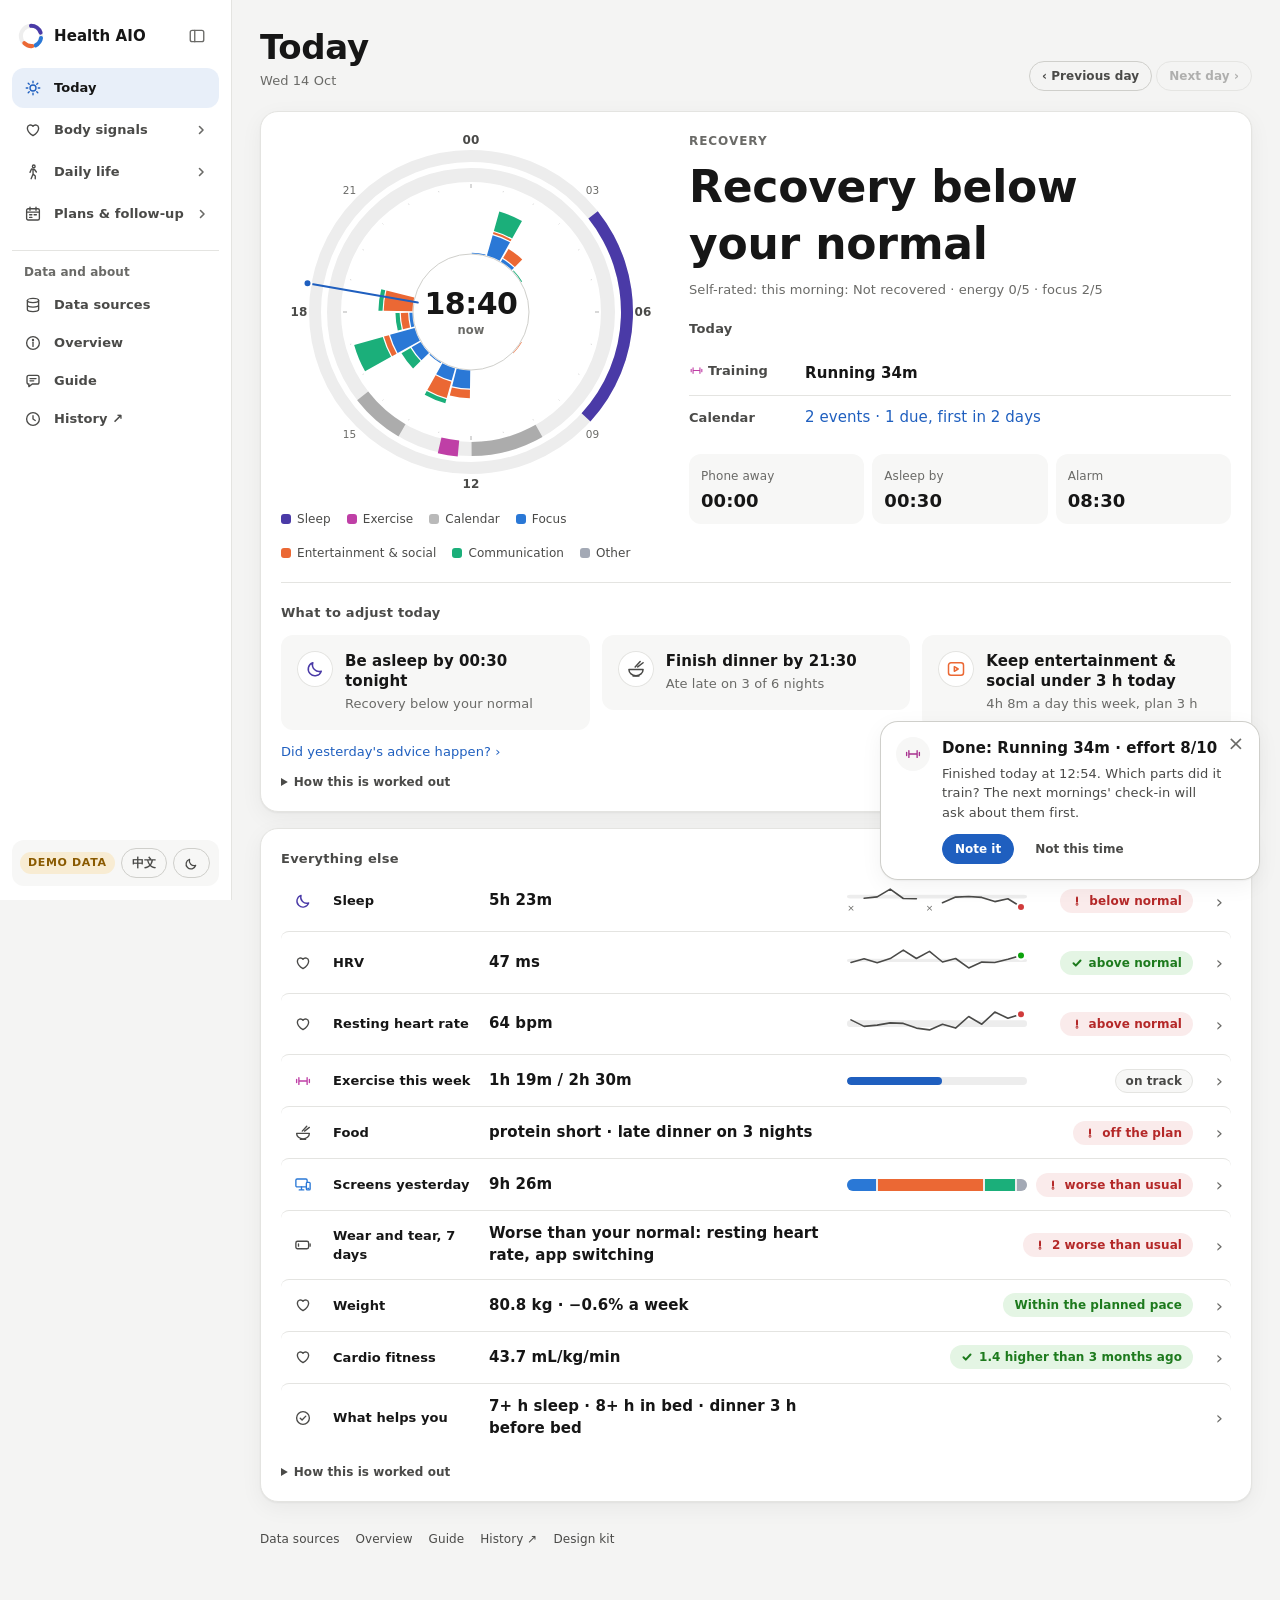
<file: index.html>
<!doctype html>
<html lang="en" data-static="true" data-build="2a288595f6">
<head>
  <meta charset="utf-8">
  <meta name="viewport" content="width=device-width, initial-scale=1, viewport-fit=cover">
  <meta name="color-scheme" content="light dark">
  <title>Health AIO</title>
  <link rel="icon" href="icon.svg" type="image/svg+xml">
  <!-- the design kit (tokens, components), then Health AIO's own page rules -->
  <link rel="stylesheet" href="css/tokens.css?v=2a288595f6">
  <link rel="stylesheet" href="css/kit.css?v=2a288595f6">
  <link rel="stylesheet" href="css/app.css?v=2a288595f6">
  <script>
    // apply a saved light/dark choice and a folded sidebar before first paint so the page does not flash
    try {
      var m = new URLSearchParams(location.search).get("mode") || localStorage.getItem("healthaio.mode");
      if (m === "light" || m === "dark") document.documentElement.dataset.mode = m;
      if (localStorage.getItem("healthaio.side") === "folded") document.documentElement.classList.add("side-folded");
    } catch (e) {}
  </script>
  <script>
    // if a script of the app could not be loaded (a dropped connection), say so instead of "Loading…" forever
    function healthaioFailed() {
      if (window.healthaioStarted || !document.querySelector("main")) return;
      var zh = false;
      try { zh = (new URLSearchParams(location.search).get("lang") || localStorage.getItem("healthaio.lang") || navigator.language || "").slice(0, 2) === "zh"; } catch (e) {}
      document.querySelector("main").innerHTML = '<div class="card"><p class="lede">' + (zh ? "这一页没加载完" : "The page did not finish loading") +
        '</p><p><button class="tool" type="button" onclick="location.reload()">' + (zh ? "重新加载" : "Reload") + "</button></p></div>";
    }
    setTimeout(healthaioFailed, 10000);
  </script>
  <script type="module" src="js/app.js?v=2a288595f6" onerror="healthaioFailed()"></script>
</head>
<body>
  <header class="side"></header>
  <main aria-live="polite"><p class="muted">Loading…</p></main>
</body>
</html>
</file>
<file: css/tokens.css>
/* Health AIO design kit: tokens. Part of the kit (see docs/DESIGN_KIT.md); every colour in kit.css, charts.js and icons.js
   is one of these, and so is every spacing step in kit.css.
   Layout concept: a calm instrument panel — one day ring as the anchor, then rows of small,
   honest measurements, each compared with "your normal".
   Light mode uses graphite neutrals with a blue accent, dark mode dusk neutrals with a violet accent.
   Data colours follow the thing measured and keep the same hue in both modes, each mode with its own step
   (validated for colour-vision deficiency with the dataviz validator):
   focus = blue, fun = orange, communication = aqua, other = grey, sleep = violet (own ring track), exercise = magenta
   (two lighter steps of it tell kinds of training apart by lightness, never by hue).
   Status colours are reserved for good / watch / off and always come with a word or icon.
   A comment "[role]" starts each group; `healthaio kit json` reads the roles from these comments. */

:root {
  color-scheme: light;

  /* [type] font stacks and the type scale */
  --font: -apple-system, BlinkMacSystemFont, "SF Pro Text", "PingFang SC", "Hiragino Sans GB", "Noto Sans SC",
          "Microsoft YaHei", "Segoe UI", system-ui, sans-serif;
  --mono: ui-monospace, "SF Mono", "JetBrains Mono", Menlo, Consolas, monospace;
  --t-xs: 12px; --t-sm: 13px; --t-md: 15px; --t-lg: 18px; --t-xl: 24px; --t-2xl: 34px; --t-3xl: 44px;

  /* [space] spacing steps */
  --s-1: 4px; --s-2: 8px; --s-3: 12px; --s-4: 16px; --s-5: 20px; --s-6: 28px; --s-7: 40px; --s-8: 56px;

  /* [radius] corner radii */
  --r-sm: 8px; --r-md: 12px; --r-lg: 18px; --r-pill: 999px;

  /* [motion] */
  --ease: cubic-bezier(.2, .7, .2, 1);

  /* [neutral] light mode: graphite neutrals */
  --bg: #f4f4f3;
  --surface: #ffffff;
  --surface-2: #f7f7f6;
  --ink: #161616;
  --ink-2: #4a4a48;
  --ink-3: #6a6a67;
  --line: #e4e4e1;
  --line-2: #cfcfcb;
  --header: rgba(244, 244, 243, .84);             /* the see-through sticky header */
  --seg-on: #ffffff;                              /* the chosen part of a switch, raised off its track */
  --halo: var(--surface);                         /* ring drawn round a chart mark; .tile sets it to --surface-2 */

  /* [accent] blue in light mode */
  --accent: #1f5fbf;
  --accent-soft: rgba(31, 95, 191, .1);
  --on-accent: #ffffff;

  /* [effect] shadows */
  --shadow: 0 1px 2px rgba(22, 22, 22, .05), 0 6px 22px rgba(22, 22, 22, .05);
  --seg-on-edge: 0 1px 2px rgba(0, 0, 0, .12);

  /* [data] data colours (light steps): one per thing measured */
  --c-focus: #2a78d6;
  --c-fun: #eb6834;
  --c-comms: #1baf7a;
  --c-other: #a3a9b5;
  --c-sleep: #4a3aa7;
  --c-exercise: #bf3fa6;
  --c-exercise-ink: #a8318f;  /* exercise as text: >= 5.5:1 on every light surface */
  --c-exercise-2: #da90cb;    /* lighter steps of exercise for kinds of training: cardio */
  --c-exercise-3: #e7b6dd;    /* walking */
  --c-event: #161616;
  --c-band: rgba(22, 22, 22, .075);
  --c-grid: rgba(22, 22, 22, .07);
  --c-axis: rgba(22, 22, 22, .22);
  --c-mark: #161616;
  /* soreness, 1 a little to 3 very: one hue getting stronger, the same in both modes; the body figure's plate and
     its line art follow the mode */
  --c-sore-0: #e5e5ea;        /* a region with nothing sore, on the plate */
  --c-sore-1: #f6c1cf;
  --c-sore-2: #ec6f8d;
  --c-sore-3: #c81d4b;
  --plate: #ffffff;           /* the body figure's plate */
  --plate-ink: #3a3a3c;       /* the figure's line art and labels on the plate */

  /* [status] good / watch / off: fill, text (ink) and background (soft); the fills are the same in both modes */
  --good: #0ca30c; --good-ink: #1d7a1d; --good-soft: rgba(12, 163, 12, .11);
  --watch: #fab219; --watch-ink: #8a5a00; --watch-soft: rgba(250, 178, 25, .16);
  --on-watch: #161616;        /* text written on a --watch fill */
  --off: #d03b3b; --off-ink: #b42828; --off-soft: rgba(208, 59, 59, .1);
}

/* ---- dark mode: dusk neutrals, violet accent ----
   The same block twice: once for the system setting, once for the moon button (data-mode). A test keeps them equal. */
@media (prefers-color-scheme: dark) {
  :root:not([data-mode="light"]) {
    color-scheme: dark;
    --bg: #0b0d13; --surface: #141822; --surface-2: #1a1f2b;
    --ink: #eceef5; --ink-2: #b4bbcc; --ink-3: #8c95a8;
    --line: #232937; --line-2: #313849;
    --accent: #aea2f7; --accent-soft: rgba(174, 162, 247, .14); --on-accent: #14102e;
    --shadow: 0 1px 2px rgba(0, 0, 0, .3), 0 8px 28px rgba(0, 0, 0, .25);
    --header: rgba(11, 13, 19, .8);
    --seg-on: #353d50; --seg-on-edge: 0 0 0 1px rgba(236, 238, 245, .12);
    --c-focus: #3987e5; --c-fun: #d95926; --c-comms: #199e70; --c-other: #5d6474; --c-sleep: #9085e9; --c-exercise: #cb4db2; --c-exercise-ink: #de78c8; --c-exercise-2: #86397b; --c-exercise-3: #5d2d5c;
    --c-event: #eceef5; --c-band: rgba(236, 238, 245, .085); --c-grid: rgba(236, 238, 245, .07);
    --c-axis: rgba(236, 238, 245, .22); --c-mark: #eceef5;
    --good-ink: #4cc94c; --good-soft: rgba(12, 163, 12, .18);
    --watch-ink: #f5bd4a; --watch-soft: rgba(250, 178, 25, .14); --on-watch: #0b0d13;
    --off-ink: #f27c7c; --off-soft: rgba(208, 59, 59, .2);
    --c-sore-0: #3a4152; --plate: #1c2130; --plate-ink: #c3c9d6;
  }
}
:root[data-mode="dark"] {
  color-scheme: dark;
  --bg: #0b0d13; --surface: #141822; --surface-2: #1a1f2b;
  --ink: #eceef5; --ink-2: #b4bbcc; --ink-3: #8c95a8;
  --line: #232937; --line-2: #313849;
  --accent: #aea2f7; --accent-soft: rgba(174, 162, 247, .14); --on-accent: #14102e;
  --shadow: 0 1px 2px rgba(0, 0, 0, .3), 0 8px 28px rgba(0, 0, 0, .25);
  --header: rgba(11, 13, 19, .8);
  --seg-on: #353d50; --seg-on-edge: 0 0 0 1px rgba(236, 238, 245, .12);
  --c-focus: #3987e5; --c-fun: #d95926; --c-comms: #199e70; --c-other: #5d6474; --c-sleep: #9085e9; --c-exercise: #cb4db2; --c-exercise-ink: #de78c8; --c-exercise-2: #86397b; --c-exercise-3: #5d2d5c;
  --c-event: #eceef5; --c-band: rgba(236, 238, 245, .085); --c-grid: rgba(236, 238, 245, .07);
  --c-axis: rgba(236, 238, 245, .22); --c-mark: #eceef5;
  --good-ink: #4cc94c; --good-soft: rgba(12, 163, 12, .18);
  --watch-ink: #f5bd4a; --watch-soft: rgba(250, 178, 25, .14); --on-watch: #0b0d13;
  --off-ink: #f27c7c; --off-soft: rgba(208, 59, 59, .2);
  --c-sore-0: #3a4152; --plate: #1c2130; --plate-ink: #c3c9d6;
}
</file>
<file: css/kit.css>
/* Health AIO design kit: components. Part of the kit (see docs/DESIGN_KIT.md).
   Every colour comes from tokens.css, and so does every margin, padding and gap that is a step of the space scale
   (tests/test_kit.py checks both). Other sizes are plain numbers: the fixed heights of controls (30px pills, 24px
   chips), insets off the scale (2, 3, 5, 6, 9, 10, 14px), corners of 3, 4 and 6px and the demo badge's 11px type.
   Nothing here names a Health AIO page.
   Every group starts with a comment "@component <class> <one line>"; `healthaio kit json` lists them and the
   gallery (#kit) shows each one. Page-only rules live in the app's own stylesheet (Health AIO: app.css). */

/* ---- base ---- */
* { box-sizing: border-box; }
html { -webkit-text-size-adjust: 100%; }
body {
  margin: 0; background: var(--bg); color: var(--ink);
  font: 400 var(--t-md)/1.5 var(--font); letter-spacing: .005em;
  -webkit-font-smoothing: antialiased;
}
a { color: var(--accent); text-decoration: none; }
a:hover { text-decoration: underline; text-underline-offset: 3px; }
button { font: inherit; color: inherit; }
:focus-visible { outline: 2px solid var(--accent); outline-offset: 2px; border-radius: 6px; }
@media (prefers-reduced-motion: reduce) { * { transition: none !important; animation: none !important; } }

/* @component .sr Text for screen readers only (the sentence under a chart that only has marks). */
.sr { position: absolute; width: 1px; height: 1px; overflow: hidden; clip: rect(0 0 0 0); white-space: nowrap; }

/* ---- the shell: header and page column ---- */
/* @component .top The sticky see-through header bar (.top-in holds its row: brand, menu, tools). */
.top {
  position: sticky; top: env(safe-area-inset-top, 0px); z-index: 20;
  background: var(--header); backdrop-filter: saturate(1.4) blur(18px); -webkit-backdrop-filter: saturate(1.4) blur(18px);
  border-bottom: 1px solid var(--line);
}
.top-in {
  max-width: 1320px; margin: 0 auto; padding: 10px var(--s-6);
  display: flex; align-items: center; gap: var(--s-5);
}
@media (max-width: 640px) { .top-in { padding: var(--s-2) var(--s-4); gap: 10px; flex-wrap: wrap; } }

/* @component .brand The logo and the app's name; on phones only the logo stays. */
.brand { display: flex; align-items: center; gap: 10px; color: var(--ink); font-weight: 650; font-size: var(--t-md); }
.brand:hover { text-decoration: none; }
.brand svg { width: 26px; height: 26px; flex: none; }
@media (max-width: 640px) { .brand span { display: none; } }

/* @component .nav The page menu: pills that scroll sideways; the current page (aria-current) is an inverted pill. */
.nav { display: flex; gap: 2px; flex: 1; min-width: 0; overflow-x: auto; scrollbar-width: none; }
.nav::-webkit-scrollbar { display: none; }
.nav a {
  padding: 6px var(--s-3); border-radius: var(--r-pill); color: var(--ink-2); font-size: var(--t-sm); font-weight: 550;
  white-space: nowrap;
}
.nav a:hover { background: var(--surface-2); text-decoration: none; color: var(--ink); }
.nav a[aria-current="page"] { background: var(--ink); color: var(--bg); }
@media (max-width: 640px) { .nav { order: 3; flex-basis: 100%; } }

/* @component .side The page menu beside the page: a left sidebar from 900px (232px; html.side-folded narrows it to a 64px icon rail), below that a bottom tab bar under a row with the brand and the tools. */
/* Holds .side-head (.brand and a .side-fold button), .side-nav (links with an icon and a <span> label; a .side-sub
   link is a page inside the item above it; an item with pages ends in a .side-caret and carries aria-expanded,
   and its .side-sub links are [hidden] while it is closed) and .side-tools. As a direct child of <body> it is fixed
   in place; anywhere else (the gallery) it is a plain column. */
.side { display: flex; flex-direction: column; gap: var(--s-4); min-width: 0; }
.side-head { display: flex; align-items: center; justify-content: space-between; gap: var(--s-2); padding: 0 6px; }
.side-nav { display: flex; flex-direction: column; gap: 2px; }
.side-nav a {
  display: flex; align-items: center; gap: var(--s-3); min-height: 40px; padding: 0 var(--s-3); border-radius: var(--r-md);
  color: var(--ink-2); font-size: var(--t-sm); font-weight: 550; white-space: nowrap;
}
.side-nav a svg { width: 18px; height: 18px; flex: none; }
.side-nav a:hover { background: var(--surface-2); color: var(--ink); text-decoration: none; }
.side-nav a[aria-current="page"] { background: var(--accent-soft); color: var(--ink); font-weight: 650; }
.side-nav a[aria-current="page"] svg { color: var(--accent); }
.side-nav a.side-sub { min-height: 34px; padding-left: 42px; font-weight: 550; }
.side-nav a.side-sub[hidden] { display: none; }
/* an item that opens and closes its list of pages: a caret at the end, turned down while open */
.side-nav a .side-caret, .side-nav a[aria-current="page"] .side-caret { width: 12px; height: 12px; margin-left: auto; color: var(--ink-3); transition: transform .15s var(--ease); }
.side-nav a[aria-expanded="true"] .side-caret { transform: rotate(90deg); }
/* an item whose pages are listed under it: only the current page is highlighted (closed, the item itself is) */
.side-nav a[aria-current="page"]:has(+ .side-sub:not([hidden])) { background: none; }
.side-tools { display: flex; flex-wrap: wrap; align-items: center; gap: 6px; }
.side-fold {
  width: 32px; height: 32px; padding: 0; border: 0; border-radius: 9px; background: none; color: var(--ink-3); cursor: pointer;
  display: none; place-items: center; flex: none;
}
.side-fold:hover { background: var(--surface-2); color: var(--ink); }
.side-fold svg { width: 18px; height: 18px; }
@media (min-width: 900px) {
  body:has(> .side) { padding-left: 232px; transition: padding-left .18s var(--ease); }
  body > .side {
    position: fixed; top: 0; bottom: 0; left: 0; z-index: 20; width: 232px; overflow-y: auto; overscroll-behavior: contain;
    padding: var(--s-5) var(--s-3) 14px; background: var(--surface); border-right: 1px solid var(--line); transition: width .18s var(--ease);
  }
  body > .side .side-fold { display: grid; }
  body > .side .side-tools { margin-top: auto; padding: var(--s-2); border-radius: var(--r-md); background: var(--surface-2); }
  /* the sidebar lists a menu item's pages, so the switch above the page title is not needed */
  html:not(.side-folded) body:has(> .side) .subnav { display: none; }
  /* folded: icons only; the brand's logo unfolds it (the app makes it a button), sub-pages and labels hide */
  html.side-folded body:has(> .side) { padding-left: 64px; }
  html.side-folded body > .side { width: 64px; align-items: center; padding: var(--s-5) var(--s-2) 14px; }
  html.side-folded body > .side .side-head { padding: 0; }
  html.side-folded body > .side .brand span, html.side-folded body > .side .side-nav a span,
  html.side-folded body > .side .side-sub, html.side-folded body > .side .side-fold, html.side-folded body > .side .side-caret { display: none; }
  html.side-folded body > .side .brand { padding: 3px; border-radius: var(--r-sm); cursor: pointer; }
  html.side-folded body > .side .brand:hover { background: var(--surface-2); }
  html.side-folded body > .side .side-nav a { width: 44px; min-height: 44px; justify-content: center; padding: 0; }
  html.side-folded body > .side .side-nav a[aria-current="page"]:has(+ .side-sub) { background: var(--accent-soft); }  /* its pages are hidden */
  html.side-folded body > .side .side-tools { flex-direction: column; flex-wrap: nowrap; padding: 6px 0; background: none; }
  html.side-folded body > .side .demo-badge { writing-mode: vertical-rl; padding: var(--s-2) 3px; }
}
@media (max-width: 899px) {
  body:has(> .side) { padding-bottom: calc(64px + env(safe-area-inset-bottom)); }
  body > .side {
    flex-direction: row; align-items: center; justify-content: space-between; gap: var(--s-3);
    padding: var(--s-2) var(--s-4); border-bottom: 1px solid var(--line);
  }
  body > .side .side-head { padding: 0; }
  body > .side .side-nav {
    position: fixed; left: 0; right: 0; bottom: 0; z-index: 20; display: grid; grid-auto-flow: column; grid-auto-columns: minmax(0, 1fr); gap: 0;
    padding: var(--s-1) var(--s-1) calc(var(--s-1) + env(safe-area-inset-bottom));
    background: var(--header); backdrop-filter: saturate(1.4) blur(18px); -webkit-backdrop-filter: saturate(1.4) blur(18px); border-top: 1px solid var(--line);
  }
  body > .side .side-nav a {
    flex-direction: column; justify-content: center; gap: 3px; min-height: 50px; padding: var(--s-1) 0; border-radius: 10px;
    font-size: 10.5px; font-weight: 600; min-width: 0;
  }
  body > .side .side-nav a span { max-width: 100%; overflow: hidden; text-overflow: ellipsis; }
  body > .side .side-nav a svg { width: 22px; height: 22px; }
  body > .side .side-nav a[aria-current="page"] { background: none; }
  body > .side .side-sub, body > .side .side-caret { display: none; }
}

/* @component .tool A 30px outlined pill button (language, light / dark); a row of them sits in .tools. */
.tools { display: flex; align-items: center; gap: 6px; }
.tool {
  height: 30px; min-width: 30px; padding: 0 10px; border-radius: var(--r-pill); border: 1px solid var(--line-2);
  background: transparent; color: var(--ink-2); font-size: var(--t-xs); font-weight: 600; cursor: pointer;
  display: inline-flex; align-items: center; justify-content: center; gap: 6px;
}
.tool:hover { color: var(--ink); border-color: var(--ink-3); }
.tool svg { width: 15px; height: 15px; }

/* @component .demo-badge An uppercase pill in the watch colours that says the numbers are made up. */
.demo-badge {
  font-size: 11px; font-weight: 650; letter-spacing: .06em; text-transform: uppercase;
  color: var(--watch-ink); background: var(--watch-soft); padding: 3px var(--s-2); border-radius: var(--r-pill);
}

/* the page column: 1320px wide at most, a 16px gutter on phones */
main { max-width: 1320px; margin: 0 auto; padding: var(--s-6) var(--s-6) var(--s-8); }
@media (max-width: 640px) { main { padding: var(--s-4) var(--s-4) var(--s-7); } }

/* @component .head The page title row: h1, a .sub line under it, a stepper on the right. */
.head { display: flex; align-items: flex-end; justify-content: space-between; gap: var(--s-4); flex-wrap: wrap; margin-bottom: var(--s-5); }
.head h1 { margin: 0; font-size: var(--t-2xl); line-height: 1.15; font-weight: 700; letter-spacing: -.01em; text-wrap: balance; }
.head .sub { color: var(--ink-3); font-size: var(--t-sm); margin-top: var(--s-1); }
@media (max-width: 640px) { .head h1 { font-size: var(--t-xl); } }

/* @component .stepper Earlier / later pills; a span with aria-disabled="true" is a step that is not there. */
/* a pill never breaks inside: in a narrow box the row wraps instead */
.stepper { display: inline-flex; flex-wrap: wrap; align-items: center; gap: var(--s-1); }
.stepper a, .stepper span {
  height: 30px; padding: 0 var(--s-3); display: inline-flex; align-items: center; border-radius: var(--r-pill);
  border: 1px solid var(--line-2); font-size: var(--t-xs); font-weight: 600; color: var(--ink-2); white-space: nowrap;
}
.stepper a:hover { text-decoration: none; color: var(--ink); border-color: var(--ink-3); }
.stepper span[aria-disabled="true"] { opacity: .4; }

/* @component .grid A 12-column grid with .span-12 / 8 / 7 / 6 / 5 / 4; at 1080px and narrower every span is full width. */
.grid { display: grid; gap: var(--s-4); grid-template-columns: repeat(12, minmax(0, 1fr)); }
.span-12 { grid-column: span 12; } .span-8 { grid-column: span 8; } .span-7 { grid-column: span 7; }
.span-6 { grid-column: span 6; } .span-5 { grid-column: span 5; } .span-4 { grid-column: span 4; }
@media (max-width: 1080px) { .span-8, .span-7, .span-6, .span-5, .span-4 { grid-column: span 12; } }

/* @component .col Stacks cards inside one grid column, so no card stretches over empty space. */
.col { display: flex; flex-direction: column; gap: var(--s-4); min-width: 0; }

/* @component .card The surface for one topic; its h2 (or a .section-title) is a small label row with an .aside on the right. */
.card {
  background: var(--surface); border: 1px solid var(--line); border-radius: var(--r-lg);
  padding: var(--s-5); box-shadow: var(--shadow); min-width: 0;
}
.card > h2, .section-title {
  margin: 0 0 var(--s-3); flex-wrap: wrap; row-gap: var(--s-2); font-size: var(--t-sm); font-weight: 650; color: var(--ink-2);
  letter-spacing: .02em; display: flex; align-items: center; gap: var(--s-2); justify-content: space-between;
}
.card > h2 .aside, .section-title .aside { font-weight: 500; color: var(--ink-3); font-size: var(--t-xs); letter-spacing: 0; }
@media (max-width: 640px) { .card { padding: var(--s-4); } }

/* @component .lede Text: .lede is the verdict sentence; .muted, .small, .xs and .num (tabular figures) go anywhere. */
.lede { font-size: var(--t-xl); font-weight: 650; line-height: 1.3; margin: 0 0 6px; text-wrap: balance; letter-spacing: -.005em; }
.muted { color: var(--ink-3); }
.small { font-size: var(--t-sm); }
.xs { font-size: var(--t-xs); }
.num { font-variant-numeric: tabular-nums; }

/* @component .stack Layout helpers: .stack is a column, .row a wrapping row, .spacer pushes what follows to the end. */
.stack { display: flex; flex-direction: column; gap: var(--s-3); }
.row { display: flex; align-items: center; gap: var(--s-3); flex-wrap: wrap; }
.spacer { flex: 1; }

/* @component .eyebrow A small uppercase label above a verdict. */
.eyebrow { font-size: var(--t-xs); font-weight: 650; color: var(--ink-3); letter-spacing: .08em; text-transform: uppercase; }

/* @component .hero-num The one big number on a card. */
.hero-num { font-size: var(--t-3xl); font-weight: 700; letter-spacing: -.02em; line-height: 1.05; margin: var(--s-1) 0 6px; }

/* @component .chip A 24px state pill: plain = neutral, .good / .bad / .watch for a state (always with its word), .accent to point out. */
.chip {
  display: inline-flex; align-items: center; gap: 6px; height: 24px; padding: 0 10px; border-radius: var(--r-pill);
  font-size: var(--t-xs); font-weight: 600; background: var(--surface-2); color: var(--ink-2); border: 1px solid var(--line);
  white-space: nowrap;
}
.chip svg { width: 12px; height: 12px; flex: none; display: inline; }
.chip.good { background: var(--good-soft); color: var(--good-ink); border-color: transparent; }
.chip.bad { background: var(--off-soft); color: var(--off-ink); border-color: transparent; }
.chip.watch { background: var(--watch-soft); color: var(--watch-ink); border-color: transparent; }
.chip.accent { background: var(--accent-soft); color: var(--accent); border-color: transparent; }

/* @component .dot An 8px round colour swatch, coloured inline. */
.dot { width: 8px; height: 8px; border-radius: 50%; display: inline-block; flex: none; }

/* @component .legend A wrapping row of .key items; .key i is a 10px swatch coloured inline, .key i.hatch the stripes of a lanes() hatch part in its color (ink unless set) (legendKey() draws mark-shaped keys). */
.key { display: inline-flex; align-items: center; gap: 6px; font-size: var(--t-xs); color: var(--ink-2); }
.key i { width: 10px; height: 10px; border-radius: 3px; display: inline-block; }
.key i.hatch { color: var(--ink); background: repeating-linear-gradient(-45deg, currentColor 0 1.4px, transparent 1.4px 3.6px); box-shadow: inset 0 0 0 .8px currentColor; }
.legend { display: flex; gap: var(--s-4); flex-wrap: wrap; }

/* @component .ring The box for dayRing(): square, 360px at most, centred over its legend in a .ring-wrap. */
.ring-wrap { display: flex; flex-direction: column; align-items: center; gap: var(--s-3); }
.ring { width: 100%; max-width: 360px; aspect-ratio: 1; }
.ring text { font-family: var(--font); }

/* @component .agenda A list with a time column: li holds .when, .what (b + a .muted line) and an optional chip. */
.agenda { list-style: none; margin: 0; padding: 0; display: flex; flex-direction: column; }
.agenda li { display: grid; grid-template-columns: 104px minmax(0, 1fr) auto; gap: var(--s-3); padding: 10px 0; border-top: 1px solid var(--line); align-items: baseline; }
.agenda li:first-child { border-top: 0; }
.agenda .when { font-variant-numeric: tabular-nums; color: var(--ink-2); font-size: var(--t-sm); font-weight: 600; }
.agenda .what { min-width: 0; }
.agenda .what b { font-weight: 600; }
.agenda .what .muted { display: block; font-size: var(--t-xs); }
@media (max-width: 640px) {
  .agenda li { grid-template-columns: 86px minmax(0, 1fr); }
  .agenda li .chip { grid-column: 2; justify-self: start; }
}

/* @component .tonight A row of three small stats: each div holds a span label over a big b value. */
.tonight { display: grid; grid-template-columns: repeat(3, minmax(0, 1fr)); gap: var(--s-2); margin-top: var(--s-4); }
.tonight div { background: var(--surface-2); border-radius: var(--r-md); padding: 10px var(--s-3); }
.tonight b { display: block; font-size: var(--t-lg); font-variant-numeric: tabular-nums; font-weight: 650; }
.tonight span { font-size: var(--t-xs); color: var(--ink-3); }

/* @component .tiles A grid of metric tiles; a .tile holds .label (name + chip), .value, a chart slot and .note. .tiles.two = two columns, .tiles.aligned = five shared rows. */
.tiles { display: grid; gap: var(--s-3); grid-template-columns: repeat(auto-fit, minmax(210px, 1fr)); }
.tile { --halo: var(--surface-2); background: var(--surface-2); border-radius: var(--r-md); padding: 14px 14px 10px; min-width: 0; display: flex; flex-direction: column; gap: 6px; }
/* the name wraps beside its chip down to its longest word; past that the chip goes under the name, never over it
   (basis 0 + the automatic minimum = a line holds them when the longest word and the chip fit) */
.tile .label { font-size: var(--t-xs); color: var(--ink-2); font-weight: 600; display: flex; flex-wrap: wrap; justify-content: space-between; gap: var(--s-1) var(--s-2); align-items: flex-start; }
.tile .label > span:first-child { padding-top: 3px; flex: 1 1 0; }
.tile .label > .chip { flex: none; }
.tile .value { font-size: var(--t-xl); font-weight: 680; letter-spacing: -.01em; line-height: 1.15; }
.tile .value small { font-size: var(--t-sm); font-weight: 550; color: var(--ink-3); margin-left: 3px; }
.tile .note { font-size: var(--t-xs); color: var(--ink-3); }
.tile .spk svg, .tile .bul svg, .tile .dots svg { width: 100%; display: block; overflow: visible; }
.tiles.two { grid-template-columns: repeat(2, minmax(0, 1fr)); }
/* tiles made of the same five parts share their rows, so a name that wraps (or a chip that drops under it)
   never pushes one value below its neighbour's */
.tiles.aligned > .tile { display: grid; grid-template-columns: minmax(0, 1fr); grid-row: span 5; grid-template-rows: subgrid; row-gap: 6px; align-content: start; }
@media (max-width: 360px) { .tiles.two { grid-template-columns: minmax(0, 1fr); } }
@media (max-width: 640px) { .tile .value { font-size: var(--t-lg); } .hero-num { font-size: var(--t-2xl); } }

/* @component .seg A segmented switch: buttons on a track, the chosen one (aria-pressed="true") raised. */
.seg { display: inline-flex; background: var(--surface-2); border: 1px solid var(--line); border-radius: var(--r-pill); padding: 2px; gap: 2px; }
.seg button { border: 0; background: transparent; padding: var(--s-1) var(--s-3); border-radius: var(--r-pill); font-size: var(--t-xs); font-weight: 600; color: var(--ink-2); cursor: pointer; }
.seg button[aria-pressed="true"] { background: var(--seg-on); color: var(--ink); box-shadow: var(--seg-on-edge); }

/* @component .subnav A small switch between pages that share a menu item; use it as class="subnav seg" with links. */
.subnav { display: inline-flex; margin-bottom: var(--s-4); }
.subnav a { padding: 5px 14px; border-radius: var(--r-pill); font-size: var(--t-xs); font-weight: 650; color: var(--ink-2); }
.subnav a:hover { text-decoration: none; color: var(--ink); }
.subnav a[aria-current="page"] { background: var(--seg-on); color: var(--ink); box-shadow: var(--seg-on-edge); }

/* @component .how The "How this is worked out" fold: details.how with a summary and short paragraphs. */
details.how { margin-top: var(--s-3); font-size: var(--t-xs); color: var(--ink-3); }
details.how summary { cursor: pointer; color: var(--ink-2); font-weight: 600; }
details.how p { margin: 6px 0 0; max-width: 72ch; }

/* @component .empty A dashed box that says there is nothing to show yet. */
.empty { padding: var(--s-5); border: 1px dashed var(--line-2); border-radius: var(--r-md); color: var(--ink-3); font-size: var(--t-sm); }

/* @component .foot The quiet row at the end of a page. */
.foot { margin-top: var(--s-6); color: var(--ink-3); font-size: var(--t-xs); display: flex; gap: var(--s-4); flex-wrap: wrap; }
.foot a { color: var(--ink-2); }

/* @component .tip The one tooltip of the page (installTooltip()); any element with data-tip shows it. */
.tip {
  position: fixed; z-index: 50; pointer-events: none; background: var(--ink); color: var(--bg);
  font-size: var(--t-xs); padding: 6px 9px; border-radius: var(--r-sm); max-width: 260px; line-height: 1.4;
  opacity: 0; transform: translateY(4px); transition: opacity .12s var(--ease), transform .12s var(--ease);
}
.tip.on { opacity: 1; transform: none; }

/* @component .catbar Shares of a whole as one bar: a span per part, sized with flex and coloured inline. */
.catbar { display: flex; gap: 2px; height: 12px; border-radius: 6px; overflow: hidden; background: var(--c-band); }
.catbar span { display: block; min-width: 2px; }

/* @component .hbar A thin bar for one amount: the inner span sets its width and colour inline. */
.hbar { height: 8px; border-radius: 4px; background: var(--c-band); overflow: hidden; }
.hbar span { display: block; height: 100%; border-radius: 4px; }

/* @component .progress How far along a plan is, in the accent colour: the inner span sets the width. */
.progress { height: 8px; border-radius: 4px; background: var(--c-band); margin-top: var(--s-2); overflow: hidden; }
.progress span { display: block; height: 100%; background: var(--accent); border-radius: 4px; }

/* @component .mark A round check mark: .good (✓), .bad (✗), plain for unknown (–). */
.mark { display: inline-flex; width: 24px; height: 24px; border-radius: 50%; align-items: center; justify-content: center; font-weight: 700; color: var(--ink-3); background: var(--surface-2); font-size: var(--t-xs); }
.mark.good { background: var(--good-soft); color: var(--good-ink); } .mark.bad { background: var(--off-soft); color: var(--off-ink); }

/* @component .facts Label and value rows (a dl of divs, each with dt and dd), split by hairlines. */
.facts { margin: var(--s-4) 0 0; display: flex; flex-direction: column; }
.facts div { display: flex; justify-content: space-between; gap: var(--s-3); padding: var(--s-2) 0; border-top: 1px solid var(--line); font-size: var(--t-sm); }
.facts dt { color: var(--ink-2); } .facts dd { margin: 0; font-weight: 600; text-align: right; }

/* @component table Tables split by hairlines, in a .table-wrap that scrolls sideways; table.sectioned tr.sec is a section heading row. */
.table-wrap { overflow-x: auto; }
table { border-collapse: collapse; width: 100%; font-size: var(--t-sm); }
table th, table td { text-align: left; padding: var(--s-2) 10px var(--s-2) 0; border-top: 1px solid var(--line); vertical-align: middle; }
table thead th { border-top: 0; font-size: var(--t-xs); color: var(--ink-3); font-weight: 600; }
table th[scope="row"] { font-weight: 550; }
table.sectioned tr.sec th { padding-top: var(--s-4); font-size: var(--t-xs); color: var(--ink-3); letter-spacing: .06em; text-transform: uppercase; border-top: 0; }

/* @component .code Monospace: inline code, and .code for a block. */
code, .code { font-family: var(--mono); font-size: var(--t-xs); }
.code { background: var(--surface-2); border: 1px solid var(--line); border-radius: var(--r-md); padding: var(--s-3) 14px; overflow-x: auto; color: var(--ink-2); line-height: 1.6; margin: 0 0 10px; }

/* @component .chart The box a chart from charts.js is drawn into (draw()); its svg is a block that never overflows. */
.chart svg { display: block; max-width: 100%; }
.dots svg, .cov svg { width: 100%; display: block; }

/* @component .ph A phrase that stays on one line, so Chinese text breaks between phrases before it breaks inside one. */
.ph { display: inline-block; }
</file>
<file: css/app.css>
/* Health AIO's own page rules: layouts and pieces that belong to one page. The shared look (base, shell,
   components) is the design kit in kit.css, which loads before this file. Colours come only from tokens.css. */

/* ---- today: day ring + agenda ---- */
.hero { display: grid; grid-template-columns: minmax(280px, 380px) minmax(0, 1fr); gap: var(--s-6); align-items: start; }
@media (max-width: 860px) { .hero { grid-template-columns: minmax(0, 1fr); } }
.verdict { display: flex; flex-direction: column; gap: var(--s-2); }

/* ---- today: effects (dot + interval) ---- */
.effects { display: flex; flex-direction: column; }
.effect { display: grid; grid-template-columns: minmax(150px, 230px) minmax(0, 1fr) 150px; gap: var(--s-3); align-items: center; padding: 8px 0; border-top: 1px solid var(--line); }
.effect:first-child { border-top: 0; }
.effect .what { font-size: var(--t-sm); font-weight: 600; }
.effect .what span { display: block; font-size: var(--t-xs); color: var(--ink-3); font-weight: 400; }
.effect .verdict-cell { text-align: right; display: flex; flex-direction: column; align-items: flex-end; gap: 3px; }
.effect .verdict-cell .read { white-space: nowrap; }
.effect-head { padding: 0 0 6px; border-top: 0; font-size: var(--t-xs); color: var(--ink-3); font-weight: 600; }
.effect-head .axis { display: flex; justify-content: space-between; padding: 0 8px; }
.effect-head > span:last-child { text-align: right; }
.effect-head + .effect { border-top: 0; }
@media (max-width: 640px) { .effect { grid-template-columns: minmax(0, 1fr) auto; row-gap: 4px; } .effect .ivl { grid-column: 1 / -1; grid-row: 2; } .effect-head > span:first-child, .effect-head > span:last-child { display: none; } .effect-head .axis { grid-column: 1 / -1; } }

/* ---- training in the calendar (today, week) ---- */
.workout-icon { color: var(--c-exercise); display: inline-flex; vertical-align: -2px; margin-right: 4px; }
.training-row .when { display: inline-flex; align-items: center; }

/* ---- data and sleep tables ---- */
table.review tr.problem td { color: var(--off-ink); border-top: 0; padding-top: 0; }
table.checks th, table.checks td { text-align: center; padding: 7px 4px; }
table.checks th[scope="row"] { text-align: left; white-space: nowrap; padding-right: 10px; }
.streams { display: flex; flex-direction: column; gap: 14px; }
/* Data sources: one card per device the data comes from */
.dev-grid { display: grid; grid-template-columns: repeat(auto-fit, minmax(min(100%, 300px), 1fr)); gap: var(--s-4); }
.dev { display: flex; flex-direction: column; gap: var(--s-3); padding: var(--s-4); border-radius: var(--r-md); background: var(--surface-2); min-width: 0; }
.dev-head { display: grid; grid-template-columns: 44px minmax(0, 1fr) auto; gap: 12px; align-items: center; }
.dev-icon { width: 44px; height: 44px; border-radius: 50%; display: grid; place-items: center; color: var(--ink); background: var(--surface); box-shadow: inset 0 0 0 1px var(--line); }
.dev-name { display: flex; flex-direction: column; gap: 2px; min-width: 0; line-height: 1.4; }
.dev-carrier { margin: 0; color: var(--ink-2); }
.dev .stream { display: flex; flex-direction: column; gap: 4px; }
.dev .stream-head { margin-bottom: 0; }
.stream-head { display: flex; align-items: center; gap: 10px; flex-wrap: wrap; margin-bottom: 6px; font-size: var(--t-sm); }

/* ---- time: top apps ---- */
.apps { list-style: none; margin: 0; padding: 0; display: flex; flex-direction: column; gap: 7px; }
.apps li { display: grid; grid-template-columns: minmax(110px, 40%) minmax(0, 1fr) 64px; gap: 10px; align-items: center; }
.apps .app { font-size: var(--t-sm); display: flex; gap: 6px; align-items: center; min-width: 0; white-space: nowrap; }
.apps .app-name { min-width: 0; overflow: hidden; text-overflow: ellipsis; }
.apps .app .chip { height: 18px; padding: 0 6px; font-size: 10.5px; flex: none; }
.apps .num { text-align: right; white-space: nowrap; }

/* ---- week ---- */
.days7 { display: grid; grid-template-columns: repeat(7, minmax(0, 1fr)); gap: var(--s-2); }
@media (max-width: 1080px) { .days7 { grid-template-columns: repeat(2, minmax(0, 1fr)); } }
@media (max-width: 560px) { .days7 { grid-template-columns: minmax(0, 1fr); } }
.daycol { background: var(--surface); border: 1px solid var(--line); border-radius: var(--r-md); padding: 12px; min-width: 0; display: flex; flex-direction: column; gap: 8px; }
.daycol.past { opacity: .72; }
.daycol.is-today { border-color: var(--accent); box-shadow: 0 0 0 1px var(--accent) inset; opacity: 1; }
.daycol header { display: flex; align-items: center; gap: 8px; }
.daycol header span:not(.chip) { color: var(--ink-3); font-size: var(--t-xs); }
.daylist { list-style: none; margin: 0; padding: 0; display: flex; flex-direction: column; gap: 6px; font-size: var(--t-xs); line-height: 1.4; }
.daylist .num { font-weight: 650; color: var(--ink-2); }
.daylist li.due { padding: 6px 8px; border-radius: var(--r-sm); background: var(--surface-2); }
.daylist li.due.soon { background: var(--watch-soft); }
.daylist li.due.done { text-decoration: line-through; color: var(--ink-3); }
.daylist li.workout { color: var(--ink); }
.day-train { margin: 0; padding-top: 6px; border-top: 1px dashed var(--line-2); color: var(--ink-2); display: flex; align-items: center; gap: 2px; }
.day-train.missed { color: var(--ink-3); }
.day-actual { margin: 0; }

/* ---- time: the top (what changed) and the seven day cells ---- */
.time-hero { display: grid; grid-template-columns: auto minmax(0, 1fr); gap: var(--s-4) var(--s-5); align-items: center; }
.time-lede .chip.stale { height: auto; padding: 4px 10px; white-space: normal; margin: 8px 6px 0 0; line-height: 1.4; }
.time-top { --halo: var(--surface-2); width: 96px; height: 96px; border-radius: 24px; background: var(--surface-2); display: grid; place-items: center; }
/* an activity icon in its colour; a change carries an up / down badge in its tone (green better, red worse) */
.chg-icon { position: relative; display: inline-grid; place-items: center; line-height: 0; }
.chg-icon > svg { display: block; }
.chg-badge { position: absolute; right: -7px; bottom: -7px; padding: 2px; border-radius: 50%; display: grid; place-items: center;
  background: var(--surface); color: var(--ink-2); box-shadow: 0 0 0 1.5px var(--line-2); }
.chg-badge svg { display: block; stroke-width: 2.4; }
.chg-badge.good { color: var(--good-ink); } .chg-badge.bad { color: var(--off-ink); }
.time-top .chg-badge { right: -10px; bottom: -10px; padding: 3px; }
.chg-also { display: flex; flex-wrap: wrap; align-items: center; gap: 6px; margin-top: 10px; }
.chg-also > span:first-child { margin-right: 2px; }
.days-strip { grid-column: 1 / -1; display: grid; grid-template-columns: repeat(7, minmax(0, 1fr)); gap: 6px; }
.daycell { --halo: var(--surface-2); background: var(--surface-2); border-radius: var(--r-md); padding: 12px 6px 10px; display: flex; flex-direction: column; align-items: center;
  gap: 6px; text-align: center; min-width: 0; }
.daycell-date { display: flex; flex-wrap: wrap; justify-content: center; column-gap: 4px; line-height: 1.25; }
.daycell-date span { white-space: nowrap; }
.daycell-mark { height: 40px; display: grid; place-items: center; }
.daycell-what { display: flex; flex-direction: column; align-items: center; gap: 1px; min-width: 0; max-width: 100%; }
.daycell-label { font-size: var(--t-sm); font-weight: 620; line-height: 1.25; }
.daycell-delta { font-size: var(--t-sm); line-height: 1.25; white-space: nowrap; }
.daycell-delta.good { color: var(--good-ink); } .daycell-delta.bad { color: var(--off-ink); }
.daycell.usual .daycell-label { color: var(--ink-3); font-weight: 550; }
.daycell-foot { margin-top: auto; padding-top: 7px; border-top: 1px solid var(--line); align-self: stretch; display: flex; flex-direction: column;
  align-items: center; line-height: 1.4; }
.daycell-foot > span { white-space: nowrap; }
.daycell-foot .sep { display: none; }
/* narrower: the days become rows (date · mark · what changed, with screens and exercise under it) */
@media (max-width: 900px) {
  .days-strip { grid-template-columns: repeat(2, minmax(0, 1fr)); }
  .daycell { display: grid; grid-template-columns: 48px 36px minmax(0, 1fr); grid-template-areas: "date mark what" "date mark foot";
    align-items: center; text-align: left; padding: 9px 12px; column-gap: 10px; row-gap: 2px; }
  .daycell-date { grid-area: date; flex-direction: column; align-items: flex-start; }
  .daycell-mark { grid-area: mark; }
  .daycell-what { grid-area: what; flex-direction: row; flex-wrap: wrap; align-items: baseline; column-gap: 8px; }
  .daycell-foot { grid-area: foot; margin: 0; padding: 0; border: 0; flex-direction: row; flex-wrap: wrap; }
  .daycell-foot > span { white-space: pre; }
  .daycell-foot .sep { display: inline; }
}
@media (max-width: 600px) {
  .days-strip { grid-template-columns: minmax(0, 1fr); gap: 4px; }
  .time-hero { grid-template-columns: minmax(0, 1fr); gap: var(--s-3); }
  .time-top { width: 64px; height: 64px; border-radius: 16px; }
  .time-top .chg-icon > svg { width: 38px; height: 38px; }
  .time-top .chg-badge { right: -8px; bottom: -8px; padding: 2px; }
  .time-top .chg-badge svg { width: 18px; height: 18px; }
  .time-lede .lede { font-size: var(--t-lg); }
}

/* ---- time: the eight daily-average tiles ---- */
/* eight tiles in full rows: three columns (screens two wide) on desktop, two below 1100px, one on phones */
.act-tiles { grid-template-columns: repeat(3, minmax(0, 1fr)); }
.act-tiles .act-wide { grid-column: span 2; }
@media (max-width: 1100px) { .act-tiles { grid-template-columns: repeat(2, minmax(0, 1fr)); } .act-tiles .act-wide { grid-column: auto; } }
@media (max-width: 520px) { .act-tiles { grid-template-columns: minmax(0, 1fr); } }
/* the four rows of a tile (name, value, bullet, note) are shared across its grid row, so a name that
   wraps never pushes one value or bullet below its neighbours' */
.act-tile { display: grid; grid-template-columns: minmax(0, 1fr); grid-row: span 4; grid-template-rows: subgrid; row-gap: 6px;
  align-content: start; }
/* the chip sits right of the name. Two narrow columns (521–700px): every chip goes under its name, so a
   row stays even; one column: a chip that does not fit wraps under the name (nothing to line up with) */
.act-tile .label { flex-wrap: nowrap; }
.act-tile .label > .act-name:first-child { flex: 0 1 auto; }  /* the name keeps its own width, unlike a kit tile's */
@media (min-width: 521px) and (max-width: 700px) { .act-tile .label { flex-direction: column; align-items: flex-start; gap: 4px; } }
@media (max-width: 520px) { .act-tile .label { flex-wrap: wrap; row-gap: 4px; } }
.act-tile .label .chip { flex: none; }
.act-tile .act-value .catbar { margin-top: 8px; }
.act-tile .note .piece { display: inline-block; max-width: 100%; }
.act-name { display: inline-flex; align-items: flex-start; gap: 6px; font-weight: 650; min-width: 0; }
.act-name svg { flex: none; }
.act-name span { color: var(--ink-2); min-width: 0; }

/* ---- drain ---- */
/* one set of column tracks for the header and all seven rows (subgrid), so the strips and the
   descriptions line up down the card whatever chips a row carries; the value column grows to 260px and
   then wraps its chips */
.drain-rows { display: grid; grid-template-columns: minmax(180px, 1.25fr) minmax(140px, 1.4fr) fit-content(260px) 150px; column-gap: var(--s-4); }
.drain-head, .drain-row { grid-column: 1 / -1; display: grid; gap: var(--s-4);
  grid-template-columns: minmax(180px, 1.25fr) minmax(140px, 1.4fr) fit-content(260px) 150px; grid-template-columns: subgrid; align-items: center; }
.drain-head { font-size: var(--t-xs); color: var(--ink-3); font-weight: 600; padding-bottom: 4px; }
.drain-row { padding: 12px 0; border-top: 1px solid var(--line); }
.drain-group { grid-column: 1 / -1; margin: var(--s-4) 0 2px; }
.drain-group + .drain-row { border-top: 0; }
.drain-row .what b { font-size: var(--t-sm); }
.drain-row .what span { display: block; font-size: var(--t-xs); color: var(--ink-3); margin-top: 2px; }
.drain-value { display: flex; flex-direction: column; align-items: flex-end; gap: 3px; text-align: right; min-width: 0; }
.drain-value b { font-size: var(--t-lg); font-weight: 680; }
.drain-chips { display: flex; flex-wrap: wrap; gap: 6px; justify-content: flex-end; }
.drain-strip svg, .drain-weeks svg { display: block; width: 100%; }
.drain-weeks-label, .drain-weeks-key { display: none; }
/* narrower: the strip and the weekly line get rows of their own, the weekly line with its own label */
@media (max-width: 900px) {
  .drain-rows { display: block; }
  .drain-head { display: none; }
  .drain-row { grid-template-columns: minmax(0, 1fr) fit-content(300px); row-gap: 8px; column-gap: var(--s-3); }
  .drain-row .drain-strip { grid-column: 1 / -1; grid-row: 2; }
  .drain-row .drain-weeks-cell { grid-column: 1 / -1; grid-row: 3; display: grid; grid-template-columns: auto minmax(0, 1fr); gap: var(--s-3); align-items: center; }
  .drain-weeks-label { display: block; white-space: nowrap; }
  .drain-weeks-key { display: inline-flex; }
}
/* phones: everything in one column, the value under the name (left-aligned), so no column is squeezed */
@media (max-width: 600px) {
  .drain-row { grid-template-columns: minmax(0, 1fr); }
  .drain-row .drain-value { grid-row: 2; flex-direction: row; flex-wrap: wrap; align-items: center; column-gap: 10px; row-gap: 4px; text-align: left; }
  .drain-row .drain-chips { justify-content: flex-start; }
  .drain-row .drain-strip { grid-row: 3; }
  .drain-row .drain-weeks-cell { grid-row: 4; }
}

/* ---- design kit gallery (#kit) ---- */
.kit-pals { display: grid; grid-template-columns: repeat(2, minmax(0, 1fr)); gap: var(--s-4); }
@media (max-width: 900px) { .kit-pals { grid-template-columns: minmax(0, 1fr); } }
/* each palette sets its own mode's colours inline, so both show whatever mode the page is in */
.kit-pal { border: 1px solid; border-radius: var(--r-md); padding: var(--s-4); min-width: 0; }
.kit-pal h3 { margin: 0; font-size: var(--t-sm); font-weight: 650; }
.kit-pal h4 { margin: var(--s-4) 0 var(--s-2); font-size: var(--t-xs); font-weight: 650; letter-spacing: .06em; text-transform: uppercase; }
.kit-swatches { display: grid; grid-template-columns: repeat(auto-fill, minmax(min(200px, 100%), 1fr)); gap: var(--s-2) var(--s-3); }
.kit-sw { display: grid; grid-template-columns: 24px minmax(0, 1fr); column-gap: var(--s-2); align-items: center; min-width: 0; font-size: var(--t-xs); line-height: 1.3; }
.kit-sw i { grid-row: span 2; width: 24px; height: 24px; border-radius: 6px; }
.kit-sw code, .kit-sw span { min-width: 0; overflow: hidden; text-overflow: ellipsis; white-space: nowrap; }
.kit-sw span { font-family: var(--mono); font-size: 11px; }
.kit-chipsw { display: inline-block; width: 16px; height: 16px; border-radius: 4px; vertical-align: -3px; margin-right: 6px; box-shadow: inset 0 0 0 1px var(--line); }
.kit-status td { white-space: nowrap; }
/* phones: the hex values are in the palettes above, the hashes in kit.json */
@media (max-width: 640px) { .kit-data th:nth-child(n+4), .kit-data td:nth-child(n+4), .kit-files th:nth-child(4), .kit-files td:nth-child(4) { display: none; } }
.kit-data th code { white-space: nowrap; }  /* a token name is copied whole: never "--c-exercise-" over "ink" */
.kit-types { display: flex; flex-direction: column; }
.kit-type { display: flex; flex-direction: column; gap: 2px; padding: 10px 0; border-top: 1px solid var(--line); min-width: 0; }
.kit-type:first-child { border-top: 0; padding-top: 0; }
.kit-type-sample { line-height: 1.2; font-weight: 600; overflow-wrap: anywhere; }
.kit-spaces { display: flex; flex-direction: column; gap: 6px; }
.kit-space { display: grid; grid-template-columns: 44px auto minmax(0, 1fr); gap: 10px; align-items: center; }
.kit-space i { display: block; height: 10px; background: var(--accent); border-radius: 2px; }
.kit-radii { display: flex; flex-wrap: wrap; gap: var(--s-4); margin-top: var(--s-5); }
.kit-radius { display: flex; flex-direction: column; align-items: flex-start; gap: var(--s-1); }
.kit-radius i { display: block; width: 64px; height: 44px; background: var(--surface-2); border: 1px solid var(--line-2); margin-bottom: 2px; }
/* a cell is 300px at least, or the whole row when the card is narrower (a 320px phone) */
.kit-cells { display: grid; grid-template-columns: repeat(auto-fill, minmax(min(300px, 100%), 1fr)); grid-auto-flow: dense; gap: var(--s-3); }
.kit-cell { border: 1px solid var(--line); border-radius: var(--r-md); padding: var(--s-3) var(--s-4) var(--s-4); min-width: 0; display: flex; flex-direction: column; gap: 6px; }
.kit-cell header { display: flex; align-items: center; justify-content: space-between; gap: var(--s-2); }
.kit-wide { grid-column: span 2; }
.kit-full { grid-column: 1 / -1; }
@media (max-width: 760px) { .kit-wide { grid-column: auto; } }
.kit-name { font-size: var(--t-sm); font-weight: 650; color: var(--ink); }
.kit-sig { margin: 0; color: var(--ink-2); overflow-wrap: anywhere; }
.kit-doc { margin: 0; color: var(--ink-2); }
.kit-sample { margin-top: var(--s-2); min-width: 0; }
/* a row label takes at most 40% of the cell, so the chart beside it keeps room; on phones each label sits over its chart */
.kit-rows { display: grid; grid-template-columns: fit-content(40%) minmax(0, 1fr); gap: var(--s-2) var(--s-3); align-items: center; }
.kit-axis { display: flex; justify-content: space-between; gap: var(--s-2); }
.kit-axis span { white-space: nowrap; }
@media (max-width: 480px) {
  .kit-rows { grid-template-columns: minmax(0, 1fr); row-gap: 2px; }
  .kit-rows > span:empty { display: none; }
  .kit-rows > .kit-rowlabel:not(:first-child) { margin-top: var(--s-2); }
}
/* the ring with its legend beside it once the cell is wide enough */
@media (min-width: 760px) { .kit-ringrow { flex-direction: row; justify-content: center; gap: var(--s-6); } .kit-ringrow .legend { flex-direction: column; gap: var(--s-2); } }
.kit-narrow { max-width: 360px; }
.kit-grid > div { background: var(--c-band); border-radius: var(--r-sm); padding: 6px 10px; font: 400 var(--t-xs)/1.4 var(--mono); color: var(--ink-2); }
.kit-icons { display: grid; grid-template-columns: repeat(auto-fill, minmax(190px, 1fr)); gap: var(--s-3); }
@media (max-width: 640px) { .kit-icons { grid-template-columns: repeat(auto-fill, minmax(120px, 1fr)); } }  /* two a row on a phone */
.kit-icon { margin: 0; display: flex; flex-wrap: wrap; align-items: flex-end; gap: 10px; padding: var(--s-3); border: 1px solid var(--line); border-radius: var(--r-md); }
.kit-icon figcaption { flex-basis: 100%; color: var(--ink-2); }
/* helpers: a signature over its line on a phone, so neither is squeezed into a column */
.kit-helpers th code { overflow-wrap: anywhere; }
@media (max-width: 640px) {
  .kit-helpers tr { display: block; padding: var(--s-2) 0; border-top: 1px solid var(--line); }
  .kit-helpers th, .kit-helpers td { display: block; padding: 0; border-top: 0; }
  .kit-helpers td { margin-top: var(--s-1); }
}
.kit-cmd { white-space: pre-wrap; overflow-wrap: anywhere; }  /* the commands wrap on a phone instead of hiding their end */
/* effects, motion and fonts: each shadow on both modes' own surfaces, the easing on hover or focus, each stack in its face */
.kit-fxs { display: flex; flex-direction: column; gap: var(--s-4); }
.kit-fx { display: flex; flex-direction: column; gap: var(--s-2); min-width: 0; }
.kit-fx-tiles { display: grid; grid-template-columns: repeat(2, minmax(0, 1fr)); gap: var(--s-2); }
.kit-fx-tile { margin: 0; border-radius: var(--r-md); padding: var(--s-4) var(--s-3) var(--s-2); display: flex; flex-direction: column; gap: var(--s-3); min-width: 0; }
.kit-fx-tile i { display: block; height: 28px; border-radius: var(--r-sm); }
.kit-fx-tile figcaption { font-size: 11px; line-height: 1.35; overflow-wrap: anywhere; }
.kit-ease { position: relative; height: 28px; border-radius: var(--r-pill); background: var(--c-band); display: flex; align-items: center; justify-content: flex-end; padding: 0 var(--s-3) 0 32px; cursor: default; }
.kit-ease span { min-width: 0; white-space: nowrap; overflow: hidden; text-overflow: ellipsis; }
.kit-ease i { position: absolute; left: var(--s-1); top: var(--s-1); width: 20px; height: 20px; border-radius: 50%; background: var(--accent); transition: left .7s var(--ease); }
.kit-ease:hover i, .kit-ease:focus-visible i { left: calc(100% - 24px); }
.kit-ease:hover span, .kit-ease:focus-visible span { visibility: hidden; }
.kit-font { gap: var(--s-1); }
.kit-font-sample { font-size: var(--t-lg); font-weight: 600; line-height: 1.3; }
.kit-font > .xs { overflow-wrap: anywhere; }
.kit-steps { margin: var(--s-3) 0 0; padding-left: 1.4em; display: flex; flex-direction: column; gap: var(--s-1); color: var(--ink-2); }

/* ---- time: devices at once ---- */
/* three tiles in one row down to phone width (with or without the sidebar), then one per row: never two and a gap */
.act-tiles.stack-tiles { grid-template-columns: repeat(3, minmax(0, 1fr)); }
@media (max-width: 660px) { .act-tiles.stack-tiles { grid-template-columns: minmax(0, 1fr); } }
/* a narrow tile (the sidebar takes part of the width) puts the chip under the name instead of squeezing the name */
.act-tiles.stack-tiles .act-tile .label { flex-direction: row; flex-wrap: wrap; align-items: flex-start; row-gap: 4px; }
.stack-hours-title { margin: var(--s-5) 0 var(--s-2); flex-wrap: wrap; row-gap: 6px; }
/* the gallery's sample of the sidebar: a framed column as wide as the real one */
.kit-side { max-width: 232px; padding: var(--s-4) var(--s-3); border: 1px solid var(--line); border-radius: var(--r-md); background: var(--surface); }

/* ---- ai: five tiles: one row when there is room, else two columns with the last one wide, one on phones ---- */
.act-tiles.ai-tiles { grid-template-columns: repeat(2, minmax(0, 1fr)); }
.act-tiles.ai-tiles .ai-tile:last-child { grid-column: span 2; }
@media (min-width: 1280px) { .act-tiles.ai-tiles { grid-template-columns: repeat(5, minmax(0, 1fr)); } .act-tiles.ai-tiles .ai-tile:last-child { grid-column: auto; } }
@media (max-width: 660px) { .act-tiles.ai-tiles { grid-template-columns: minmax(0, 1fr); } .act-tiles.ai-tiles .ai-tile:last-child { grid-column: auto; } }
.act-tiles.ai-tiles .act-tile .label { flex-direction: row; flex-wrap: wrap; align-items: flex-start; row-gap: 4px; }

/* ---- today: what to adjust (one card per kind, side by side; stacked on a phone) ---- */
.todo { list-style: none; margin: 0; padding: 0; display: grid; grid-template-columns: repeat(auto-fit, minmax(240px, 1fr)); gap: var(--s-3); }
.todo-item { display: grid; grid-template-columns: 36px minmax(0, 1fr); gap: var(--s-3); padding: var(--s-4); border-radius: var(--r-md); background: var(--surface-2); }
.todo-icon { width: 36px; height: 36px; border-radius: 50%; display: grid; place-items: center; background: var(--surface); box-shadow: inset 0 0 0 1px var(--line); }
.todo-body { display: flex; flex-direction: column; gap: 4px; min-width: 0; }
.todo-body b { font-size: var(--t-md); line-height: 1.35; }
.todo-body .small.muted { line-height: 1.45; }
.todo-body a { margin-top: 2px; }

/* ---- food: the two weekly rates side by side ---- */
.food-balance { display: grid; grid-template-columns: repeat(2, minmax(0, 1fr)); gap: var(--s-3); margin-bottom: var(--s-3); }
.food-balance > div { display: flex; flex-direction: column; gap: 2px; padding: var(--s-3); border-radius: var(--r-md); background: var(--surface-2); }
.food-balance b { font-size: var(--t-xl); line-height: 1.15; }

/* ---- goals: one row per goal (name, 28 dots or weekly bars, the count) ---- */
.goal-rows { display: flex; flex-direction: column; }
.goal-row { display: grid; grid-template-columns: minmax(0, 1fr); gap: 6px; padding: 12px 0; border-top: 1px solid var(--line); }
.goal-row:first-child { border-top: 0; padding-top: 2px; }
.goal-name { display: flex; align-items: center; gap: 8px; flex-wrap: wrap; font-size: var(--t-sm); }
.goal-name .chip { height: 20px; font-size: 11px; padding: 0 7px; }
.goal-unset .goal-name { color: var(--ink-3); }
.goal-unset .goal-name b { font-weight: 550; }
/* setting a goal here: Edit opens a small form under the goal; an assistant's proposals sit in a card at the top */
.goal-edit {
  margin-left: auto; padding: 2px 4px; border: 0; background: none; color: var(--accent); font: inherit;
  font-size: var(--t-xs); font-weight: 600; cursor: pointer;
}
.goal-edit:hover { text-decoration: underline; }
.goal-edit[aria-expanded="true"] { color: var(--ink-3); }
.goal-form { display: grid; gap: 10px; margin-top: 4px; padding: 12px 14px; border: 1px solid var(--line); border-radius: var(--r-md); background: var(--surface-2); }
.goal-form[hidden] { display: none; }
.goal-field { display: flex; align-items: center; justify-content: space-between; gap: 10px; flex-wrap: wrap; font-size: var(--t-sm); color: var(--ink-2); }
.goal-input { display: inline-flex; align-items: center; gap: 6px; }
.goal-input input {
  width: 7.5em; height: 32px; padding: 0 8px; border: 1px solid var(--line-2); border-radius: var(--r-sm);
  background: var(--surface); color: var(--ink); font: inherit; font-variant-numeric: tabular-nums;
}
.goal-input input:focus-visible { outline: 2px solid var(--accent); outline-offset: 1px; }
.goal-act { display: flex; align-items: center; gap: 8px; flex-wrap: wrap; }
.goal-btn {
  height: 30px; padding: 0 12px; border: 1px solid var(--line-2); border-radius: var(--r-pill); background: transparent;
  color: var(--ink-2); font: inherit; font-size: var(--t-xs); font-weight: 600; cursor: pointer;
}
.goal-btn:hover:not(:disabled) { color: var(--ink); border-color: var(--ink-3); }
.goal-btn.primary { background: var(--accent); border-color: var(--accent); color: var(--on-accent); }
.goal-btn.primary:hover:not(:disabled) { color: var(--on-accent); border-color: var(--accent); filter: brightness(1.08); }
.goal-btn.quiet { border-color: transparent; }
.goal-btn:disabled { opacity: .45; cursor: not-allowed; }
.goal-msg { margin: 0; color: var(--ink-3); }
.goal-msg:empty { display: none; }
.goal-prop { display: grid; gap: 8px; padding: 12px 0; border-top: 1px solid var(--line); }
.goal-prop:first-of-type { border-top: 0; padding-top: 2px; }
.goal-prop-what { display: flex; align-items: flex-start; gap: 10px; font-size: var(--t-sm); }
.goal-prop-what svg { flex: none; margin-top: 1px; color: var(--c-focus); }
.goal-prop-what p { margin: 0; }
.goal-prop-note { margin: 0 0 0 28px; color: var(--ink-2); }
.goal-prop .goal-act { margin-left: 28px; }
.goal-dots { max-width: 360px; }
.goal-count { display: flex; align-items: baseline; gap: 10px; flex-wrap: wrap; font-size: var(--t-sm); }
.goal-weeks { display: flex; flex-direction: column; gap: 6px; }
.goal-week { display: grid; grid-template-columns: 56px minmax(0, 1fr) 74px 24px; gap: 10px; align-items: center; }
.goal-week .num { text-align: right; white-space: nowrap; }
.goal-status { display: flex; align-items: center; gap: 10px; flex-wrap: wrap; }

/* ---- exercise: the week as seven day cells ---- */
.ex-days { display: grid; grid-template-columns: repeat(7, minmax(0, 1fr)); gap: var(--s-2); }
@media (max-width: 720px) { .ex-days { grid-template-columns: repeat(2, minmax(0, 1fr)); } }
.ex-day { display: flex; flex-direction: column; gap: 6px; padding: 10px 12px; border-radius: var(--r-md); background: var(--surface-2); min-width: 0; }
.ex-day.is-today { box-shadow: inset 0 0 0 1px var(--accent); }
.ex-day.future { background: none; box-shadow: inset 0 0 0 1px var(--line); }
.ex-day b { font-size: var(--t-lg); }
.ex-bar { display: flex; margin: 0; }
.ex-bar span { flex: none; border-radius: 0; }
.ex-note { color: var(--ink-2); line-height: 1.35; }
.ex-day.future .ex-note { color: var(--ink-3); }

/* ---- the reading pages under the menu (Overview, Guide; History links out to the author's site) ---------- */
/* the menu's second list: labelled under the six items on a computer (icons only when folded); on a phone small
   links in the top row, so the tab bar keeps the six items of the health loop */
.side-docs { display: flex; flex-direction: column; gap: 2px; }
.side-docs .side-label { padding: 0 var(--s-3) var(--s-1); font-size: var(--t-xs); font-weight: 650; color: var(--ink-3); }
.side-docs a {
  display: flex; align-items: center; gap: var(--s-3); min-height: 36px; padding: 0 var(--s-3); border-radius: var(--r-md);
  color: var(--ink-2); font-size: var(--t-sm); font-weight: 550; white-space: nowrap;
}
.side-docs a svg { width: 18px; height: 18px; flex: none; }
.side-docs a:hover { background: var(--surface-2); color: var(--ink); text-decoration: none; }
.side-docs a[aria-current="page"] { background: var(--accent-soft); color: var(--ink); font-weight: 650; }
.side-docs a[aria-current="page"] svg { color: var(--accent); }
@media (min-width: 900px) {
  body > .side .side-docs { padding-top: var(--s-3); border-top: 1px solid var(--line); }
  html.side-folded body > .side .side-docs .side-label, html.side-folded body > .side .side-docs a span { display: none; }
  html.side-folded body > .side .side-docs a { width: 44px; min-height: 44px; justify-content: center; padding: 0; }
}
@media (max-width: 899px) {
  body > .side .side-docs { flex-direction: row; gap: 2px; margin-left: auto; }
  body > .side .side-docs .side-label { display: none; }
  body > .side .side-docs a { min-height: 30px; padding: 0 var(--s-2); gap: 5px; font-size: var(--t-xs); }
  body > .side .side-docs a svg { width: 16px; height: 16px; }
}
@media (max-width: 520px) { body > .side .side-docs a span { display: none; } }  /* a narrow phone: icons only, named by their title */

/* the pages: a reading column with cards, after the design summary page of Ready to Train? */
.doc { display: grid; gap: var(--s-4); max-width: 1120px; }
.doc p { margin: 0; }
.doc-note {
  display: flex; flex-wrap: wrap; align-items: center; justify-content: space-between; gap: var(--s-2) var(--s-4);
  padding: var(--s-3) var(--s-4); border-radius: var(--r-md); background: var(--surface-2); border: 1px solid var(--line);
  font-size: var(--t-sm); color: var(--ink-2);
}
.doc-note p { max-width: 82ch; }
.doc-link { border: 0; background: none; padding: 0; color: var(--accent); font: inherit; font-weight: 600; cursor: pointer; white-space: nowrap; }
.doc-link:hover { text-decoration: underline; }
.doc-section { margin: var(--s-4) 0 0; padding-top: var(--s-4); border-top: 1px solid var(--line); font-size: var(--t-xl); font-weight: 700; letter-spacing: -.01em; }
.doc-section:first-of-type { border-top: 0; padding-top: 0; }
.doc-n { display: inline-block; min-width: 1.5em; color: var(--accent); font-variant-numeric: tabular-nums; }

/* three cards on what it is */
.doc-brief { display: grid; grid-template-columns: repeat(3, minmax(0, 1fr)); gap: var(--s-4); align-items: start; }
@media (max-width: 1180px) { .doc-brief { grid-template-columns: minmax(0, 1fr); } }
.doc-card { margin: 0; }
.doc-card h3 { display: flex; align-items: baseline; margin: 0 0 var(--s-2); font-size: var(--t-md); font-weight: 680; }
.doc-card ul { margin: 0; padding-left: 1.1em; display: grid; gap: var(--s-2); font-size: var(--t-sm); line-height: 1.6; }
.doc-card li::marker { color: var(--ink-3); }
.doc-try { display: flex; flex-wrap: wrap; gap: var(--s-1) var(--s-3); align-items: baseline; margin-top: var(--s-3) !important; font-size: var(--t-sm); }
.doc-try span { color: var(--ink-3); }
.doc-try a { font-weight: 600; }

/* the guide: commands in a scrolling box */
.doc-code {
  margin: var(--s-1) 0 0; padding: var(--s-3); border-radius: var(--r-sm); background: var(--surface-2); border: 1px solid var(--line);
  overflow-x: auto; font-family: var(--mono); font-size: var(--t-xs); line-height: 1.7; color: var(--ink);
}

/* ---- today: what to adjust, inside the morning card under the ring ---- */
.today-todo { margin-top: var(--s-5); padding-top: var(--s-5); border-top: 1px solid var(--line); }
.today-followup { margin: var(--s-3) 0 0; }
/* Recovery. The body figure (figure.js) is line art painted in --plate-ink on --plate, so it follows light and dark
   mode; the regions are painted over it (tokens --c-sore-*, --c-exercise for parts trained) */
.rec-facts { display: flex; flex-wrap: wrap; gap: var(--s-2) var(--s-4); }
.rec-fact { display: inline-flex; align-items: center; gap: 8px; font-size: var(--t-sm); color: var(--ink-2); }
.rec-fact .chip { white-space: normal; height: auto; padding: 2px 9px; }
.rec-cns { margin: var(--s-3) 0 0; }
.sore-layout { display: grid; grid-template-columns: minmax(260px, 420px) minmax(0, 1fr); gap: var(--s-5); align-items: start; }
@media (max-width: 760px) { .sore-layout { grid-template-columns: minmax(0, 1fr); } }
.fig-plate { background: var(--plate); border-radius: var(--r-md); padding: var(--s-3); box-shadow: inset 0 0 0 1px var(--line); }
.fig { width: 100%; height: auto; display: block; }
.fig-art { fill: var(--plate-ink); pointer-events: none; }
.fig-region { pointer-events: none; transition: fill .15s; }  /* the figure finds the region from the masks' pixels */
.fig-region:focus-visible { outline: none; filter: drop-shadow(0 0 3px var(--accent)); }
.fig-orient { font: 650 15px/1 var(--font); fill: var(--plate-ink); letter-spacing: .08em; }
.fig-side { font: 600 13px/1 var(--font); fill: var(--plate-ink); opacity: .75; }
.fig[viewBox^="-163"] .fig-orient { font-size: 30px; }
.fig[viewBox^="-163"] .fig-side { font-size: 26px; }
.fig-legend { margin-top: var(--s-2); color: var(--plate-ink); }
.sore-rows { display: grid; gap: 10px; }
.sore-row { display: grid; grid-template-columns: minmax(0, 1fr) auto; gap: 2px 10px; align-items: center; font-size: var(--t-sm); }
.sore-row .sore-strip { grid-column: 1 / -1; grid-row: 2; }
.sore-msg { margin: var(--s-2) 0 0; color: var(--ink-2); }
.sore-key { display: flex; align-items: center; gap: 8px; margin: var(--s-3) 0 0; }
.sore-key i { flex: none; width: 16px; height: 3px; border-radius: 2px; background: var(--c-exercise); }
/* the parts a recent workout trained, asked first: a button per level */
.asked { margin: var(--s-4) 0 0; padding: var(--s-3); border-radius: var(--r-md); background: var(--surface-2); }
.asked > p svg { vertical-align: -2px; color: var(--c-exercise-ink); }
.lvl-row { display: flex; flex-wrap: wrap; align-items: center; gap: 4px 10px; padding: 4px 0; }
.lvl-row > .small { flex: 0 0 6.5em; }
.lvl-btns { display: flex; flex-wrap: wrap; gap: 4px; }
.lvl-btn { padding: 0 9px; }
.lvl-btn[aria-pressed="true"] { background: var(--ink); color: var(--surface); border-color: var(--ink); }
.rec-fact[href] { text-decoration: none; color: var(--ink-2); }
.rec-fact[href]:hover { color: var(--ink); }
.feel-row { display: flex; flex-wrap: wrap; align-items: center; gap: 6px 8px; margin: var(--s-2) 0 0; }
.feel-btn[aria-pressed="true"] { background: var(--accent); color: var(--on-accent); border-color: var(--accent); }
/* the morning after training: the score, its four parts, recent training days */
.after-top { display: grid; grid-template-columns: minmax(0, 220px) minmax(0, 1fr); gap: var(--s-5); align-items: start; }
@media (max-width: 760px) { .after-top { grid-template-columns: minmax(0, 1fr); } }
.after-score { font-size: var(--t-3xl); font-weight: 750; }
.after-parts { display: grid; grid-template-columns: repeat(auto-fit, minmax(170px, 1fr)); gap: var(--s-3); }
.after-part { display: grid; grid-template-columns: minmax(0, 1fr) auto; gap: 4px 8px; align-items: center; padding: var(--s-3); border-radius: var(--r-md); background: var(--surface-2); }
.after-part .after-bar, .after-part .xs { grid-column: 1 / -1; }
.after-bar { position: relative; display: block; height: 6px; border-radius: 3px; background: var(--c-band); overflow: hidden; }
.after-bar::after { content: ""; position: absolute; left: 50%; top: 0; bottom: 0; width: 2px; margin-left: -1px; background: var(--ink-3); }  /* 5 = a usual morning */
.after-bar > span { display: block; height: 100%; background: var(--c-mark); border-radius: 3px; }
.after-line { display: flex; flex-wrap: wrap; align-items: center; gap: 6px 8px; margin: var(--s-3) 0 0; color: var(--ink-2); }
.after-line > svg { color: var(--c-exercise-ink); }
.sore-chip { display: inline-flex; align-items: center; gap: 6px; padding: 2px 9px; border-radius: var(--r-pill); background: var(--surface-2); font-size: var(--t-xs); color: var(--ink); }
.sore-chip i { width: 10px; height: 10px; border-radius: 3px; }
.after-todo { margin: var(--s-2) 0 0; color: var(--ink-2); }
/* after a strength or hard workout (trained.js): a prompt in the corner on every page, and the dialog it opens */
.pop { position: fixed; z-index: 40; right: var(--s-5); bottom: calc(var(--s-5) + env(safe-area-inset-bottom)); width: min(380px, calc(100vw - 2 * var(--s-4)));
  display: grid; grid-template-columns: auto minmax(0, 1fr); gap: var(--s-3); padding: var(--s-4); border-radius: var(--r-lg);
  background: var(--surface); box-shadow: var(--shadow), inset 0 0 0 1px var(--line-2); }
.pop-close { position: absolute; top: 6px; right: 8px; width: 32px; height: 32px; border: 0; border-radius: 50%; background: none;
  color: var(--ink-3); font: 400 20px/1 var(--font); cursor: pointer; }
.pop-close:hover { background: var(--surface-2); color: var(--ink); }
.pop-icon { display: grid; place-items: center; width: 34px; height: 34px; border-radius: 50%; background: var(--surface-2); color: var(--c-exercise-ink); }
.pop-text { display: grid; gap: 4px; padding-right: 22px; }
.pop-text .small { color: var(--ink-2); }
.pop-text .goal-act { margin-top: var(--s-2); }
@media (max-width: 899px) { .pop { right: var(--s-4); bottom: calc(76px + env(safe-area-inset-bottom)); } html.in-app .pop { bottom: calc(var(--s-4) + env(safe-area-inset-bottom)); } }
.trained-dlg { width: min(860px, calc(100vw - 2 * var(--s-4))); max-height: calc(100vh - 2 * var(--s-4)); padding: var(--s-5); border: 0;
  border-radius: var(--r-lg); background: var(--surface); color: var(--ink); box-shadow: var(--shadow); }
.trained-dlg::backdrop { background: var(--header); backdrop-filter: blur(6px); -webkit-backdrop-filter: blur(6px); }
.trained-dlg h2 { margin: 0 0 var(--s-4); font-size: var(--t-lg); }
.trained-layout { display: grid; grid-template-columns: minmax(220px, 340px) minmax(0, 1fr); gap: var(--s-5); align-items: start; }
@media (max-width: 680px) { .trained-layout { grid-template-columns: minmax(0, 1fr); } .trained-dlg { padding: var(--s-4); } }
.trained-side { display: grid; align-content: start; }
.trained-side textarea { width: 100%; margin-top: 6px; padding: 10px 12px; border-radius: var(--r-md); border: 1px solid var(--line-2);
  background: var(--surface-2); color: var(--ink); font: inherit; font-size: var(--t-md); resize: vertical; }
.trained-side textarea:focus { outline: 2px solid var(--accent); outline-offset: 1px; }
.trained-chips { display: flex; flex-wrap: wrap; gap: 6px; margin-top: 6px; }
.trained-chip[aria-pressed="true"] { background: var(--c-exercise); border-color: var(--c-exercise); color: var(--on-accent); }
.trained-msg { margin: var(--s-2) 0 0; color: var(--ink-2); }
/* Load */
.load-lighter { display: flex; gap: 8px; align-items: flex-start; margin: 0 0 var(--s-2); color: var(--watch-ink); }
.load-lighter svg { flex: none; margin-top: 3px; }
.load-due { list-style: none; margin: 0; padding: 0; display: grid; gap: 6px; }
.load-due li { display: grid; grid-template-columns: 6.5em minmax(0, 1fr) auto; gap: 10px; align-items: baseline; }
/* Stimulation: how the body answered, one row per outcome (name, verdict, the numbers) */
.stim-group + .stim-group { margin-top: var(--s-4); }
.stim-group h3 { margin: 0 0 var(--s-2); }
.stim-note { margin: var(--s-3) 0 0; }
/* a menu item with five pages (Daily life): on a narrow screen the switch stays one line and scrolls sideways */
main > .subnav { max-width: 100%; overflow-x: auto; scrollbar-width: none; }
main > .subnav::-webkit-scrollbar { display: none; }
main > .subnav a { flex: none; white-space: nowrap; }

/* Follow-up (#followup): yesterday's advice checked, other ways for advice that keeps not happening */
.goal-name .todo-icon { width: 26px; height: 26px; }
.fu-ways { display: grid; gap: var(--s-3); padding: var(--s-4) 0; border-top: 1px solid var(--line); }
.fu-ways:first-of-type { border-top: 0; padding-top: 0; }
.fu-ways ol { list-style: none; margin: 0; padding: 0; display: grid; grid-template-columns: repeat(auto-fit, minmax(220px, 1fr)); gap: var(--s-3); }
.fu-ways li { display: flex; flex-direction: column; gap: 4px; padding: var(--s-3) var(--s-4); border-radius: var(--r-md); background: var(--surface-2); font-size: var(--t-sm); line-height: 1.5; }

/* ---- today: every part in one line (icon · name and sentence · small picture · state · open) ---- */
.sum-rows { display: flex; flex-direction: column; }
.sum-row { display: grid; grid-template-columns: 28px minmax(0, 1fr) 200px 170px 56px; gap: var(--s-4); align-items: center; padding: 12px 0; border-top: 1px solid var(--line); }
.sum-row:first-child { border-top: 0; padding-top: 2px; }
.sum-icon { display: grid; place-items: center; }
.sum-text { display: flex; flex-direction: column; gap: 2px; min-width: 0; font-size: var(--t-sm); line-height: 1.45; }
.sum-text b { font-size: var(--t-sm); }
.sum-viz { min-width: 0; }
.sum-state { display: flex; justify-content: flex-end; }
.sum-state .chip { white-space: nowrap; }
.sum-go { text-align: right; white-space: nowrap; }
@media (max-width: 860px) {
  .sum-row { grid-template-columns: 28px minmax(0, 1fr) auto; row-gap: 6px; align-items: start; }
  .sum-icon { padding-top: 2px; }
  .sum-viz { grid-column: 2 / -1; grid-row: 2; }
  .sum-viz:empty { display: none; }
  .sum-state { grid-column: 2 / -1; justify-content: flex-start; }
  .sum-go { grid-column: 3; grid-row: 1; }
}
/* the lines and the adjustments are links as a whole: one tap opens the part's page */
.sum-row { grid-template-columns: 28px 140px minmax(0, 1fr) 180px 150px 14px; color: var(--ink); text-decoration: none; border-radius: var(--r-sm); }
.sum-row:hover { background: var(--surface-2); text-decoration: none; }
.sum-name { font-size: var(--t-sm); font-weight: 650; }
.sum-text { flex-direction: row; font-size: var(--t-md); font-weight: 600; }
.sum-go { color: var(--ink-3); font-size: var(--t-lg); }
.todo-item { color: var(--ink); text-decoration: none; }
.todo-item:hover { background: var(--line); text-decoration: none; }
@media (max-width: 860px) {
  .sum-row { grid-template-columns: 28px minmax(0, 1fr) auto; }
  .sum-name { grid-column: 2; grid-row: 1; }
  .sum-text { grid-column: 2 / -1; grid-row: 2; }
  .sum-viz { grid-row: 3; }
  .sum-state { grid-column: 3; grid-row: 1; justify-content: flex-end; }
  .sum-go { display: none; }
}
.sum-row { padding-left: 8px; padding-right: 8px; }

/* ---- tabs inside a card (pages/tabs.js): the switch on its own row, a short note above each panel ---- */
.tabs-seg { display: flex; flex-wrap: wrap; width: fit-content; max-width: 100%; margin: 0 0 var(--s-4); }
.tab-note { margin: 0 0 var(--s-3); }
.tab-panel[hidden] { display: none; }

/* ---- time: the daily averages under what changed, in the same card ---- */
.time-avg { margin-top: var(--s-5); padding-top: var(--s-5); border-top: 1px solid var(--line); }
.ex-tiles { grid-template-columns: repeat(auto-fit, minmax(220px, 1fr)); }
.food-panel { max-width: 640px; }

/* ---- sleep: the last 7 nights against the 7 before, four numbers over the chart ---- */
.sleep-facts { display: grid; grid-template-columns: repeat(4, minmax(0, 1fr)); gap: var(--s-3); margin-bottom: var(--s-4); }
@media (max-width: 640px) { .sleep-facts { grid-template-columns: repeat(2, minmax(0, 1fr)); } }
.sleep-fact { display: flex; flex-direction: column; gap: 2px; padding: 10px 12px; border-radius: var(--r-md); background: var(--surface-2); }
.sleep-fact b { font-size: var(--t-lg); }

/* Overview (#project): the one-sentence answer, the daily loop as five steps, the comparison table */
.doc-lede { margin: 0; font-size: var(--t-lg); font-weight: 600; line-height: 1.55; max-width: 62ch; text-wrap: pretty; }
.doc-facts { display: flex; flex-wrap: wrap; gap: 6px; margin-top: var(--s-3); }
.doc-loop { list-style: none; margin: 0; padding: 0; display: grid; grid-template-columns: repeat(5, minmax(0, 1fr)); gap: var(--s-4); }
.doc-loop li {
  position: relative; display: grid; align-content: start; gap: 4px; padding: var(--s-3) var(--s-4);
  border: 1px solid var(--line); border-radius: var(--r-md); background: var(--surface);
}
.doc-loop li:not(:last-child)::after { content: "→"; position: absolute; top: 50%; right: -1.05em; transform: translateY(-50%); color: var(--ink-3); }
.doc-loop b { font-size: var(--t-md); }
.doc-loop span { font-size: var(--t-sm); line-height: 1.5; color: var(--ink-2); }
.doc-loop a { font-size: var(--t-xs); font-weight: 600; }
@media (max-width: 760px) {
  .doc-loop { grid-template-columns: minmax(0, 1fr); gap: var(--s-2); }
  .doc-loop li:not(:last-child)::after { content: none; }
}
.doc-table { font-size: var(--t-sm); }
.doc-table th[scope="row"] { font-weight: 600; text-align: left; }
.doc-table td .chip { height: 22px; font-size: 11px; padding: 0 8px; margin-right: 4px; }
.doc-sub { margin: var(--s-5) 0 var(--s-2); font-size: var(--t-md); font-weight: 680; }
.doc-ladder th[scope="row"] { white-space: nowrap; }
.doc-list { margin: 0; padding-left: 1.1em; display: grid; gap: var(--s-2); font-size: var(--t-sm); line-height: 1.65; color: var(--ink-2); max-width: 80ch; }
.doc-list b { color: var(--ink); }
.doc-folds details .table-wrap { margin-bottom: var(--s-3); }
/* guide and overview: titles in view, text one click away */
.doc-folds { list-style: none; margin: 0; padding: 0; }
.doc-folds > li { border-top: 1px solid var(--line); }
.doc-folds > li:first-child { border-top: 0; }
.doc-folds summary { display: flex; align-items: baseline; gap: 2px; padding: 12px 0; cursor: pointer; font-size: var(--t-md); font-weight: 650; list-style: none; }
.doc-folds summary::-webkit-details-marker { display: none; }
.doc-folds summary::after { content: "›"; margin-left: auto; color: var(--ink-3); transition: transform .15s var(--ease); }
.doc-folds details[open] > summary::after { transform: rotate(90deg); }
.doc-folds details > :not(summary) { margin-left: 2rem; }
.doc-folds details p { font-size: var(--t-sm); line-height: 1.7; color: var(--ink-2); max-width: 80ch; }
.doc-folds details[open] { padding-bottom: var(--s-3); }

/* the update notice above the page (update.js) */
.upd { margin-bottom: var(--s-4); }
.upd-how { display: block; margin-top: 2px; font-size: var(--t-xs); color: var(--ink-3); }
.upd-actions { display: inline-flex; flex-wrap: wrap; align-items: center; gap: var(--s-2) var(--s-4); }
.upd-actions[hidden] { display: none; }

/* inside the iPhone app (?app=1) the app's own tab bar is at the bottom, so on a phone the page's menu moves up into
   the header, as a row of icons under the title, instead of stacking a second bar above the app's */
@media (max-width: 899px) {
  html.in-app body:has(> .side) { padding-bottom: 0; }
  html.in-app body > .side { position: sticky; top: 0; z-index: 20; flex-wrap: wrap; row-gap: 0; background: var(--header);
    backdrop-filter: saturate(1.4) blur(18px); -webkit-backdrop-filter: saturate(1.4) blur(18px); }
  html.in-app body > .side .side-nav { position: static; order: 3; flex-basis: 100%; padding: 0; border-top: 0;
    background: none; backdrop-filter: none; -webkit-backdrop-filter: none; }
  html.in-app body > .side .side-nav a { min-height: 44px; gap: 2px; font-size: 10px; }
  html.in-app body > .side .side-nav a svg { width: 19px; height: 19px; }
  html.in-app body > .side .side-nav a[aria-current="page"] { color: var(--accent); }
}
</file>
